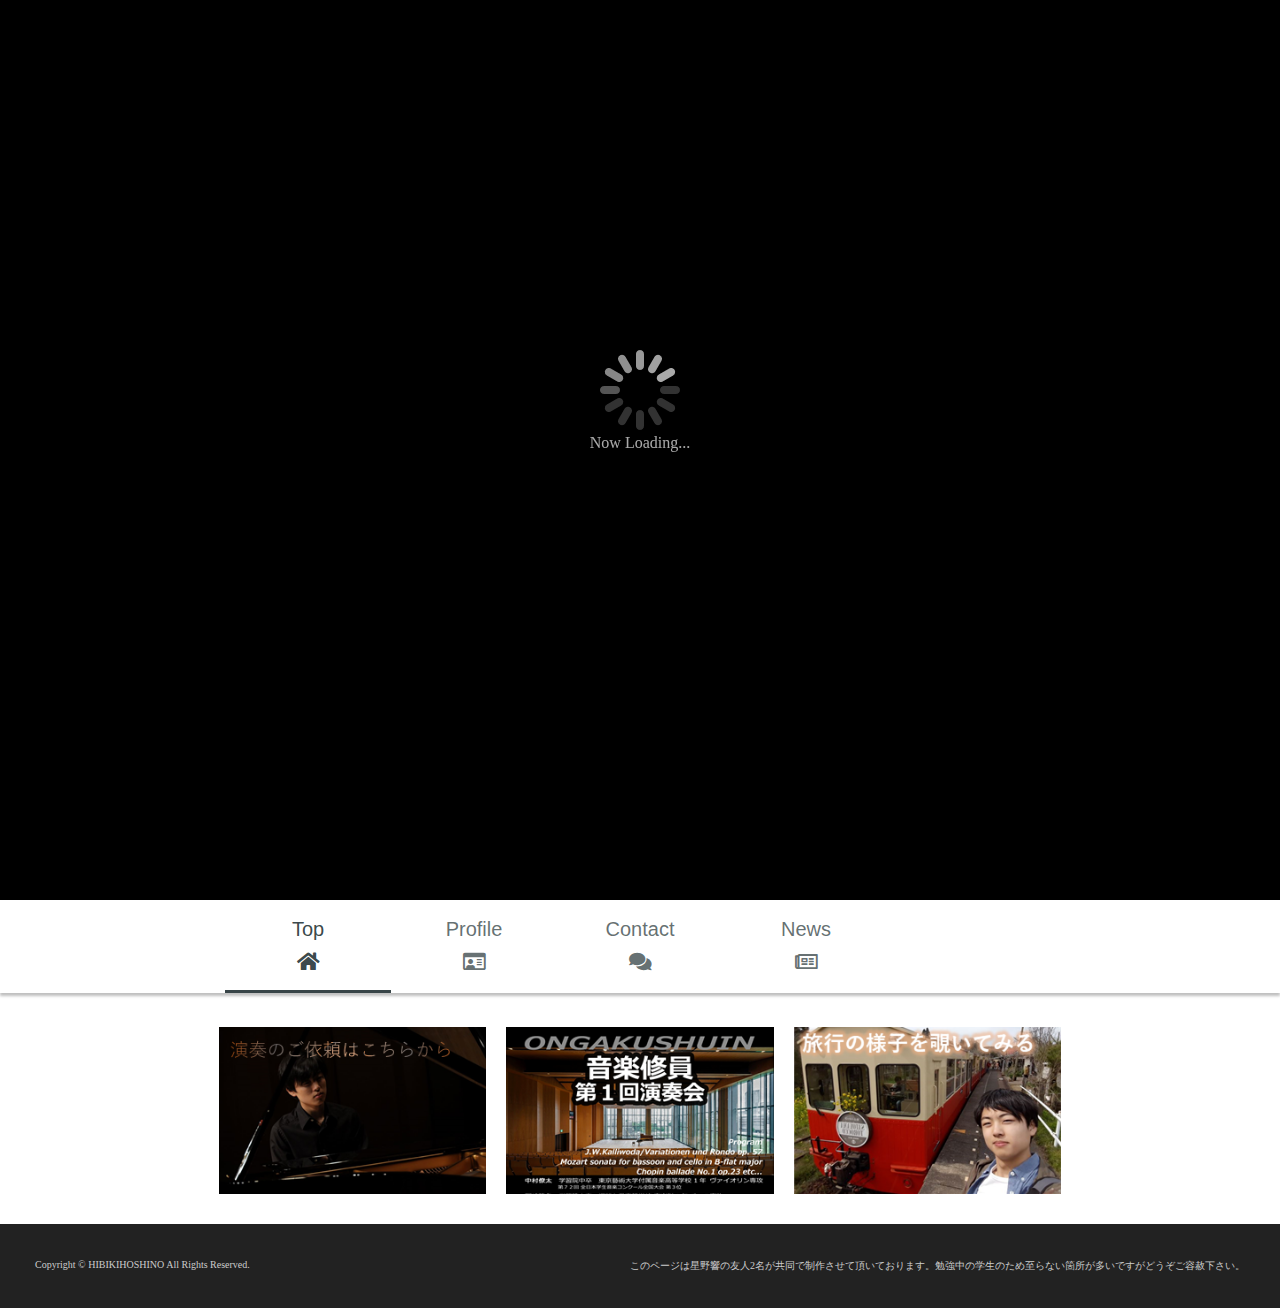
<file: index.html>
<!DOCTYPE html PUBLIC "-//W3C//DTD HTML 4.01//EN"
       "http://www.w3.org/TR/html4/strict.dtd">
<html lang="ja">
  <head>
    
    <meta charset="utf-8">
    <meta name="theme-color" content="#0f0f0f">
    <meta name="viewport" content="width=device-width,initial-scale=1.0,minimum-scale=1.0">
    <title>ピアニスト星野響ホームページ</title>
    <!-- Google Analytics -->
    <meta name="google-site-verification" content="K7r1I93-qvc2_SBGu4Gy92cmImpzqQx-JltgiIzoflY" />
    <meta name="description" content="ピアニスト星野響の公式ホームページです。">
    <link rel="preconnect" href="https://fonts.googleapis.com">
    <link rel="preconnect" href="https://fonts.gstatic.com" crossorigin>
    <link href="https://fonts.googleapis.com/css2?family=Noto+Serif+JP&display=swap" rel="stylesheet">
    <!--font-awesome-->
    <link href="https://use.fontawesome.com/releases/v5.6.1/css/all.css" rel="stylesheet">
    <!--jQuery-->
    <script src="https://ajax.googleapis.com/ajax/libs/jquery/2.1.4/jquery.min.js"></script>
    
    <meta name="viewport" content="width=device-width,">
    <script src="./index/index.js"></script>
    <!-- Global site tag (gtag.js) - Google Analytics -->
<script async src="https://www.googletagmanager.com/gtag/js?id=G-7HFHKE4F9K"></script>
<script>
  window.dataLayer = window.dataLayer || [];
  function gtag(){dataLayer.push(arguments);}
  gtag('js', new Date());

  gtag('config', 'G-7HFHKE4F9K');
</script>

    <link rel="stylesheet" type="text/css"  href="./index/index.css"/>
    <link rel="stylesheet" type="text/css"  href="./index/index_mobile.css"/>
  </head>
  
  <body>
    <div class = "filter"></div>
    <div class="openbtn"><span></span><span></span><span></span></div>
    <div id="loader-bg">
      <div id="loader">
        <img src="./index/img-loading.gif" width="80" height="80" alt="Now Loading..." />
        <p>Now Loading...</p>
      </div>
    </div>

    <div class="wrap">
      <div class="btn-wrapper">
        
        <a href="https://www.youtube.com/channel/UCMbk0rM3z9e-W5WjfI8Qr4w" class="btn youtube" target="_blank" rel="noopener noreferrer">
          <span class="fab fa-youtube fa-3x"></span>
        </a>
        
        <a href="https://timeline.line.me/user/_dTRubfotYx9R7YyNOg8shv1bqO9xmu22Sjr7xB4?utm_medium=windows&utm_source=desktop&utm_campaign=OA_Profile" class="btn" target="_blank" rel="noopener noreferrer">
          <span class="fab fa-line fa-3x "></span>
        </a>
        <a href="https://twitter.com/musicbicky" class="btn" target="_blank" rel="noopener noreferrer">
          <span class="fab fa-twitter fa-3x "></span>
        </a>
        <a href="https://www.instagram.com/bickyhoshino/" class="btn" target="_blank" rel="noopener noreferrer">
          <span class="fab fa-instagram fa-3x"></span>
        </a>

      
        
      </div>
      <div class="lines-box">
        <div id="firstLine">
          <hr>
        </div>
        <div id="secondLine">
          <hr>
        </div>
        <div id="thirdLine">
          <hr>
        </div>
        <div id="fourthLine">
          <hr>
        </div>
        <div id="fifthLine">
          <hr>
        </div>
      </div>

      <div class="top-wrapper">
        <div class="top-wrapper-box">

          <div class="bicky-left-wrapper" id="center">
             
              

            <div class="bicky-left-wrapper-contents">
              <div class="texts">
                <p id='name'>星野響</h1>
                <p>Hibiki Hosino</p>
                <a>Official Site </a>
              </div>
              <div class="lines-box-mobile">
                <div id="firstLine">
                  <hr>
                </div>
                <div id="secondLine">
                  <hr>
                </div>
                <div id="thirdLine">
                  <hr>
                </div>
                <div id="fourthLine">
                  <hr>
                </div>
                <div id="fifthLine">
                  <hr>
                </div>
              </div>
            </div>
          </div>
          
          <div class="bicly-right-wrapper">
            
            
            <div class="container">
              <h1>星野響</h1>
              <p>Hibiki Hosino</p>
              <a>Official Site </a>
            </div> 

            
          </div>

          <div class= "clear"></div>

        </div>
      </div>

      

      </div>    
      <div class="menu">
      <div class="menu-box">
          <a href="./index.html" class="now"> <p>Top</p> <span class="fas fa-home icon"></span> </a>
          <a href="../profile/profile.html" > <p>Profile</p> <span class="far fa-id-card icon" ></span> </a>
          <a href="../contact/contact.html" ><p>Contact</p> <span class="fa fa-comments icon"></span> </a>
          <a href="../news/news.html"> <p>News</p> <span class="far fa-newspaper icon"></span> </a>
      </div> 
      </div>
      <div class="side-menu">
        <div class = "side-menu-top"></div>
        <div class="side-menu-box">
          <a href="./index.html" class="now side"> <p>Top</p> <span class="fas fa-home icon"></span> </a>
          <a href="../profile/profile.html" > <p>Profile</p> <span class="far fa-id-card icon"></span> </a>
          <a href="../contact/contact.html"><p>Contact</p> <span class="fa fa-comments icon"></span> </a>
          <a href="../news/news.html"> <p>News</p> <span class="far fa-newspaper icon"></span> </a>
        </div>
      </div>


      <div class="add-contents">
      <div class="contents-box">
        <a href="../contact/contact.html" target="_blank" rel="noopener noreferrer"><img src="./index/irai_photo.png" class="contents bansou" ></a> 
        <a href="https://ongakushuin2021.stores.jp//" target="_blank" rel="noopener noreferrer"><img src="./index/ongakusyuin_photo.PNG" class="contents ongakusyuuinn"></a>

       <!-- <a href="https://www.youtube.com/channel/UCMbk0rM3z9e-W5WjfI8Qr4w/videos?view=0&sort=dd&shelf_id=0" target="_blank" rel="noopener noreferrer"><img src="BickyMusicStudio.png" class="contents youtube"></a>-->

  
        <a href="https://instagram.com/bickytravel?r=nametag" target="_blank" rel="noopener noreferrer"><img src="./index/trip_photo.PNG" class="contents ryokou"></a>
      </div>  
      </div>
      
      <footer>
        <p class ="copyright">Copyright © HIBIKIHOSHINO All Rights Reserved.</p>
        <p>このページは星野響の友人2名が共同で制作させて頂いております。勉強中の学生のため至らない箇所が多いですがどうぞご容赦下さい。</p>
      </footer>
    </div>
  </body>  
      
      
   
</html>
</file>
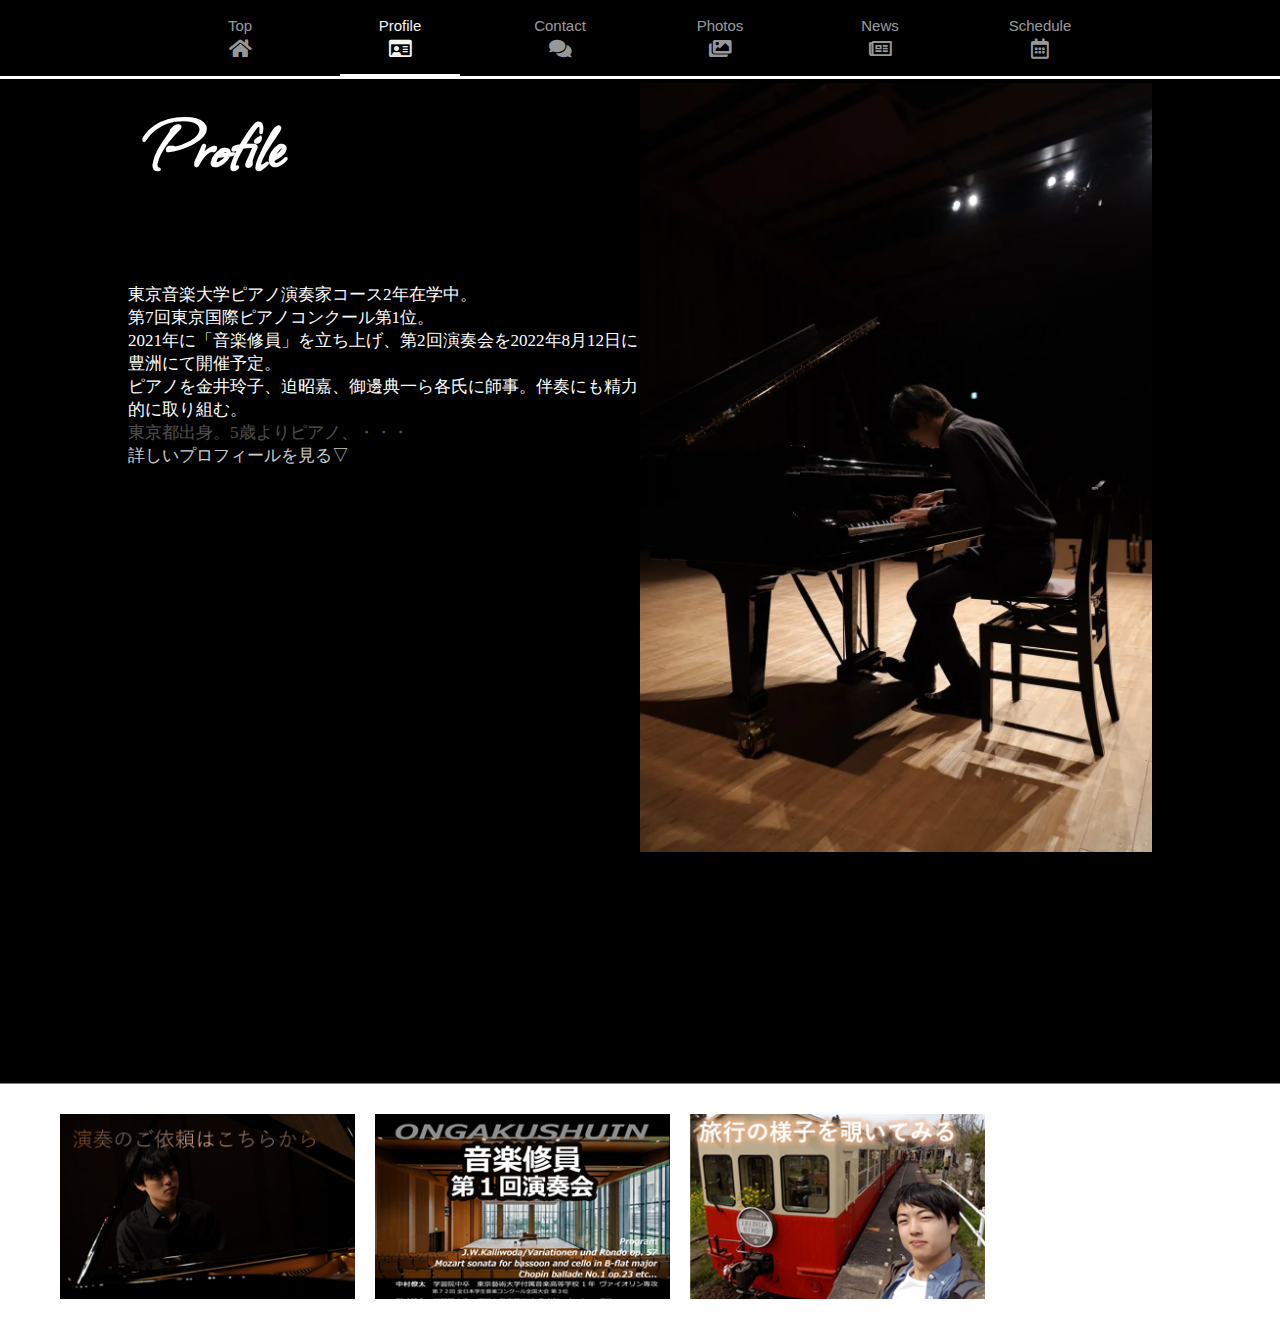
<file: profile.html>
<!DOCTYPE html>
<html lang="en">
<head>
    <meta charset="UTF-8">
    <meta http-equiv="X-UA-Compatible" content="IE=edge">
    <meta name="viewport" content="width=device-width">
    <title>profile | ピアニスト星野響ホームページ</title>
    <meta name="google-site-verification" content="K7r1I93-qvc2_SBGu4Gy92cmImpzqQx-JltgiIzoflY" />
    <link rel="stylesheet" href="profile.css">
    <link rel="stylesheet" href="stylesheet_mobile.profile.css">
    <link rel="preconnect" href="https://fonts.googleapis.com">
    <link href="https://use.fontawesome.com/releases/v5.6.1/css/all.css" rel="stylesheet">
<link rel="preconnect" href="https://fonts.gstatic.com" crossorigin>
<link href="https://fonts.googleapis.com/css2?family=Allison&display=swap" rel="stylesheet">
    <script src="https://ajax.googleapis.com/ajax/libs/jquery/3.6.0/jquery.min.js"></script>
    <script src="profile.js"></script>
</head>
<body>
  <div class="openbtn"><span></span><span></span><span></span></div>
    <div class="menu">
        <div class="menu-box">
            <a href="./index.html"> <p>Top</p> <span class="fas fa-home icon"></span> </a>
            <a href="./profile.html"  class="now"> <p>Profile</p> <span class="far fa-id-card icon" ></span> </a>
            <a href="./contact.html" ><p>Contact</p> <span class="fa fa-comments icon"></span> </a>
            <a href="./photo.html" > <p>Photos</p> <span class="fas fa-images icon"></span> </a>
            <a href="./news.html"> <p>News</p> <span class="far fa-newspaper icon"></span> </a>
            <a href="./schedule.html" > <p>Schedule</p> <span class="far fa-calendar-alt icon"></span> </a>
           
        </div> 
    </div>
    <div class="side-menu">
        <div class="side-menu-top">
          <p class="side-menu-text">
            <span class="fas fa-caret-left close-icon"></span>
          
          </p>
        </div>
        
        <div class="side-menu-box">
          <a href="./index.html" > <p>Top</p> <span class="fas fa-home icon"></span> </a>
          <a href="./profile.html" class="now side"> <p>Profile</p> <span class="far fa-id-card icon"></span> </a>
          <a href="./contact.html" ><p>Contact</p> <span class="fa fa-comments icon"></span> </a>
          <a href="./photo.html" > <p>Photos</p> <span class="fas fa-images icon"></span> </a>
          <a href="./news.html"> <p>News</p> <span class="far fa-newspaper icon"></span> </a>
          <a href="./schedule.html" > <p>Schedule</p> <span class="far fa-calendar-alt icon"></span> </a>
        </div>
    </div>

    
    
   <!-- <hr>-->
    <div class="detail">
    
       <div class="profile-section">     
        <div class="profile">
         <div class="profile-header">
        <h1>Profile</h1>
       
        </div> 
        <img src="profile_new (5).webp" class="profile-photo">
        </div>
        <div class="main-section">
          <a class="main-sentence">東京音楽大学ピアノ演奏家コース2年在学中。<br>
              第7回東京国際ピアノコンクール第1位。<br>2021年に「音楽修員」を立ち上げ、第2回演奏会を2022年8月12日に豊洲にて開催予定。
              
              <br>ピアノを金井玲子、迫昭嘉、御邊典一ら各氏に師事。伴奏にも精力的に取り組む。<span class="bokashi"><br>東京都出身。5歳よりピアノ、・・・</span> <span class="detail-open-btn"><br>詳しいプロフィールを見る▽</span></a>
            </div>
        <div class="detail-section">
          <p>　東京都出身。5歳よりピアノ、ヴァイオリン、箏をはじめる。<br>

            　第7回東京国際ピアノコンクール第1位。第6回日本バッハコンクール銀賞。第1回全日本ピアノコンクール、第30回日本クラシック音楽コンクール入賞など。これまでに菅谷京子、秋山徹也、金井玲子、迫昭嘉、御邊典一の各氏に、ソルフェージュを山中千佳子、秋山徹也各氏に師事。
            現在東京音楽大学ピアノ演奏家コース2年在学中。<br>
              ヴァイオリン・チェロなど弦楽器、声楽およびフルート・ファゴット・ホルンなど管楽器のコンクールやコンサートの伴奏、合唱伴奏や入学式・卒業式、結婚式、就任パーティーなど式典での演奏活動も意欲的に行ってきてきる。<br>
            
         
            　ヴァイオリンは5歳より宮沢香代子氏に師事。アンサンブル活動としては、幼児期より山形淳子氏、鈴木 香氏主宰のみなとジュニアアンサンブルメンバー、大田区アプリコアカデミーオーケストラに参加。学習院中高時代は弦楽同好会、ジュニアオーケストラ、ユースフィルハーモニックにてピアノ伴奏、ヴァイオリン、ヴィオラを担当した。現在は東京音大学生有志オーケストラ、早稲田大学フィルハーモニー管絃楽団メンバー。目白フィルハーモニー管弦楽団などにも参加。<br>
            
            　箏（生田流）は5歳より祖母、星野文伸加より手ほどきを受け、人間国宝二代目米川文子氏に師事。NHK Eテレにっぽんの芸能に出演。
            現在、東京音楽大学にて現代箏曲を中心に滝田美智子氏に学んでいる。<br>
            
            　2020年度学習院高等科管弦楽、コーラス部およびブロックフレーテアンサンブル部による大合同オーケストラでオリンピックを題材にしたメドレーを編曲及び指揮したことをきっかけに編曲活動を開始。現在piascore (<a href = "https://store.piascore.com" target = "blank">https://store.piascore.com</a>)で発売をはじめている。<br>
            
            　近年のコロナ禍をうけyoutubeチャンネルbicky music studioを開始。jpopをはじめとしてクラシック、邦楽の垣根のない幅広い音楽を身近に感じてもらえるような活動をしたいと考えている。<br>
            
            　2021年には音楽団体「音楽修員」(<a href = "https://ongakushuin2021.stores.jp/" target = "blank">https://ongakushuin2021.stores.jp/</a>)を立ち上げ、代表となる。2021年8月10日に豊洲シビックセンターホールで第1回演奏会を企画し開催した。第2回演奏会は2022年8月12日に同ホールにて開催予定。<br>
                
          
                <a class="detail-close-btn">もとに戻す△</a>
              </div>
        </div> si 
  

        <div class="photo">
     
           </div>
    
    </div> 
<body>
<div class="add-contents">
    <div class="contents-box">
      <a href="mailto:lucky.bicky.island@gmail.com" target="_blank" rel="noopener noreferrer"><img src="bicky.webp" class="contents" ></a> 
      <a href="https://ongakushuin2021.stores.jp//" target="_blank" rel="noopener noreferrer"><img src="ongakusyuin.webp" class="contents"></a>
      <!--
      <a href="https://www.youtube.com/channel/UCMbk0rM3z9e-W5WjfI8Qr4w/videos?view=0&sort=dd&shelf_id=0" target="_blank" rel="noopener noreferrer"><img src="youtube_photo_profile.png" class="contents"></a>
      -->
      <a href="https://instagram.com/bickytravel?r=nametag" target="_blank" rel="noopener noreferrer"><img src="trip_photo.webp" class="contents"></a>
    </div>  
  </div>
</body>
</file>
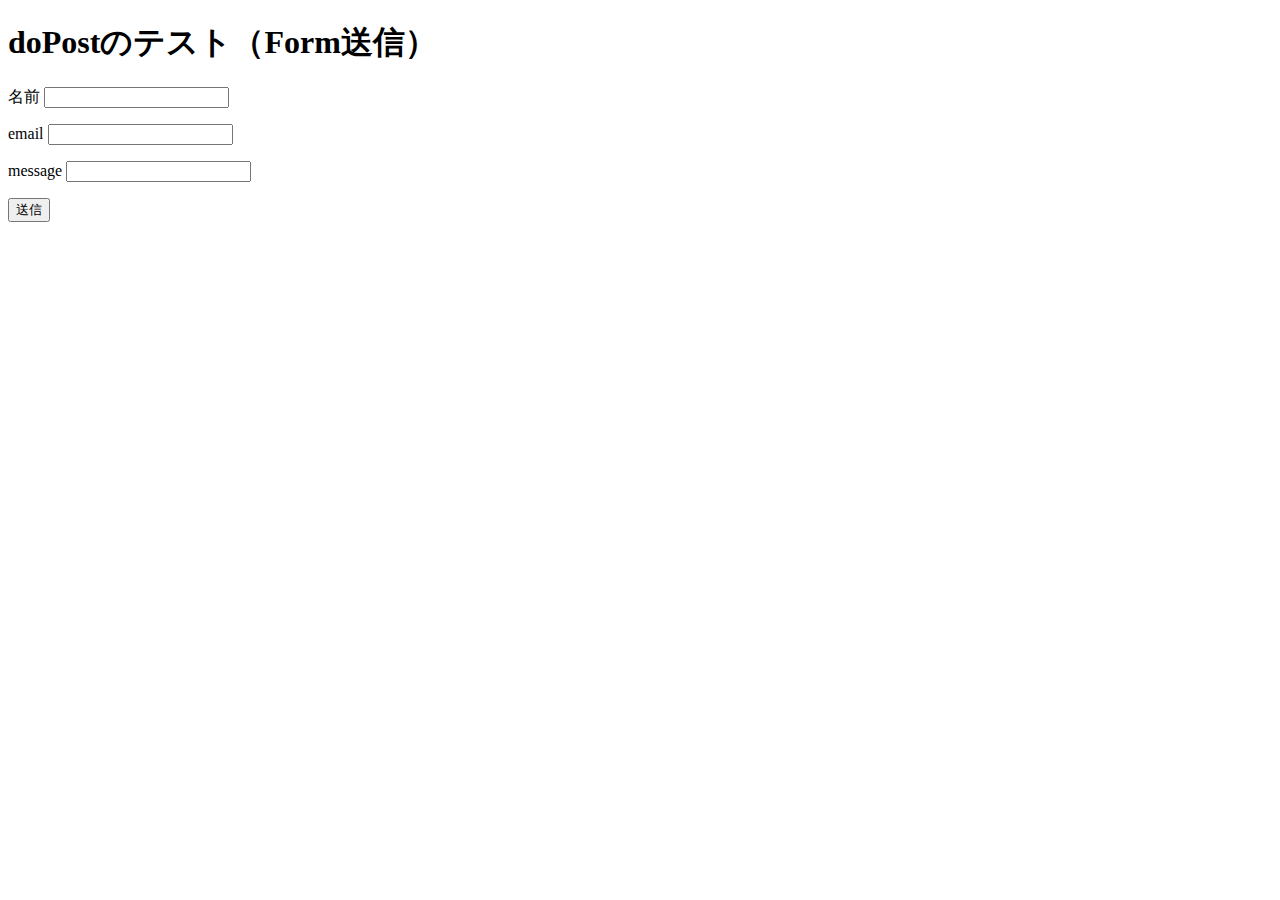
<file: sendMailTest.html>
<!DOCTYPE html>
<head>
  <meta charset="UTF-8">
  <title>doPostのテスト</title>
</head>
<body>
  <h1>doPostのテスト（Form送信）</h1>
  <form method="post" action="
  https://script.google.com/macros/s/AKfycbw7qQlD8xtxFXmgLs9BgaxkdGzsRDnYNVPus7GTXGuQ8dQFp858Y8rxyx1JTvn0Zkxj/exec
  ">
    <p>
      <label>名前 <input type="text" name="name"></label>
    </p>
    <p>
      <label>email <input type="text" name="email"></label>
    </p>
    <p>
      <label>message <input type="text" name="message"></label>
    </p>
    <p>
      <input type="submit" value="送信">
    </p>
  </form>
</body>
</html>


<!--
<!DOCTYPE html>
<!DOCTYPE html>
<html lang="en">
<head>
    <meta charset="UTF-8">
    <script src="https://code.jquery.com/jquery-3.4.1.min.js" integrity="sha256-CSXorXvZcTkaix6Yvo6HppcZGetbYMGWSFlBw8HfCJo=" crossorigin="anonymous"></script>
    <script src="./sendMailTest.js"></script>
    <title>Contact</title>
</head>
<body>
    <input name="name" id="name" type="text" onkeyup='window.contact.checkValidation()' placeholder="name" >
    <input name="email" id="email" type="email" onkeyup='window.contact.checkValidation()' placeholder="e-mail" >
    <textarea name="message" id="message"  onkeyup='window.contact.checkValidation()' placeholder="message"></textarea>
    <input type="submit" id="submit" name="send" onclick='window.contact.send(this)' value="Send">

</body>
<script>
    $(function() {
        window.contact.checkValidation()
    });
</script>
</html>

-->
</file>
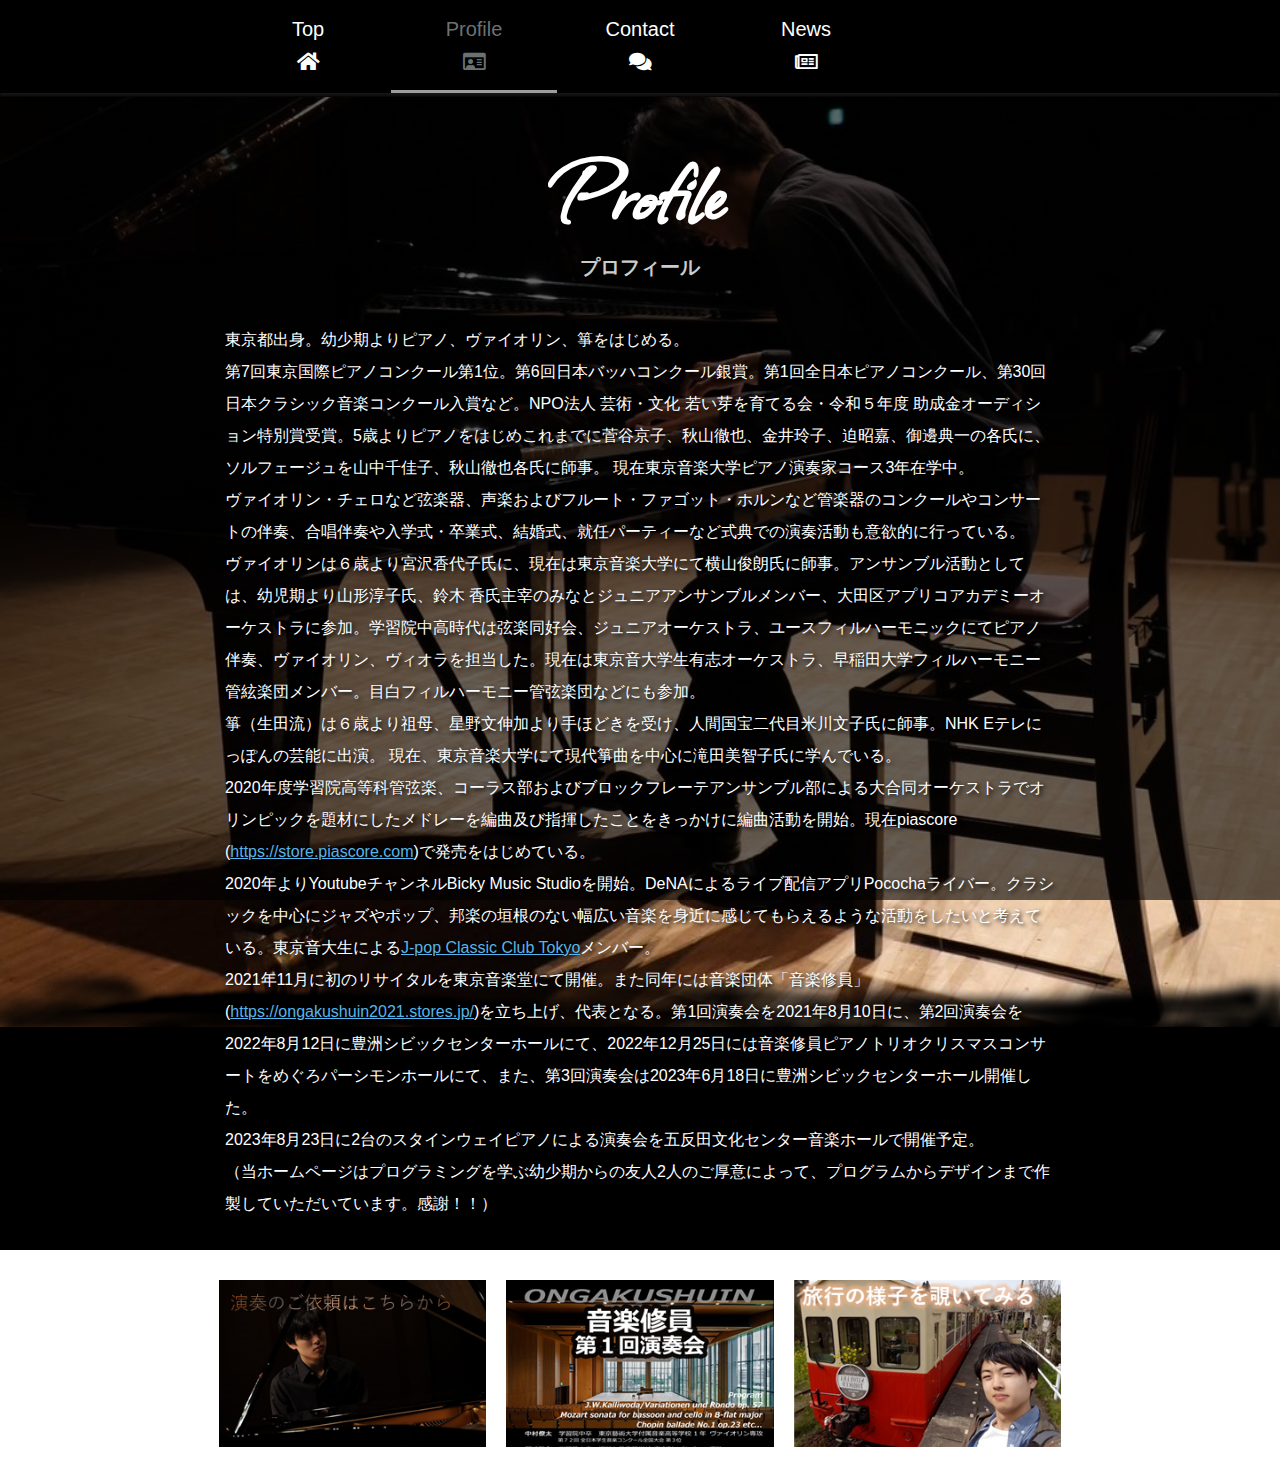
<file: profile/profile.html>
<!DOCTYPE html>
<html lang="en">
<head>
    <meta charset="UTF-8">
    <meta http-equiv="X-UA-Compatible" content="IE=edge">
    <meta name="viewport" content="width=device-width">
    <title>profile | ピアニスト星野響ホームページ</title>
    <meta name="google-site-verification" content="K7r1I93-qvc2_SBGu4Gy92cmImpzqQx-JltgiIzoflY" />
    <link rel="stylesheet" href="profile.css">
    <link rel="stylesheet" href="profile_mobile.css">
    <link rel="preconnect" href="https://fonts.googleapis.com">
    <link href="https://use.fontawesome.com/releases/v5.6.1/css/all.css" rel="stylesheet">
    <link rel="preconnect" href="https://fonts.gstatic.com" crossorigin>
    <link href="https://fonts.googleapis.com/css2?family=Allison&display=swap" rel="stylesheet">
    <script src="https://ajax.googleapis.com/ajax/libs/jquery/3.6.0/jquery.min.js"></script>
    <script src="profile.js"></script>
</head>
<body>
  <div class="openbtn"><span></span><span></span><span></span></div>
  <div class="menu">
      <div class="menu-box">
          <a href="../index.html"> <p>Top</p> <span class="fas fa-home icon"></span> </a>
          <a href="../profile/profile.html"  class="now"> <p>Profile</p> <span class="far fa-id-card icon" ></span> </a>
          <a href="../contact/contact.html" ><p>Contact</p> <span class="fa fa-comments icon"></span> </a>
          <a href="../news/news.html"> <p>News</p> <span class="far fa-newspaper icon"></span> </a>
          
      </div> 
  </div>
  <div class="side-menu">
      <div class="side-menu-top">
      </div>
      
      <div class="side-menu-box">
        <a href="../index.html" > <p>Top</p> <span class="fas fa-home icon"></span> </a>
        <a href="../profile/profile.html" class="now side"> <p>Profile</p> <span class="far fa-id-card icon"></span> </a>
        <a href="../contact/contact.html" ><p>Contact</p> <span class="fa fa-comments icon"></span> </a>
        <a href="../news/news.html"> <p>News</p> <span class="far fa-newspaper icon"></span> </a>
      </div>
  </div>

    
    
  <!-- <hr>-->
  <div class="detail">
  
    <div class="profile-section">     
      <div class="profile">
        <h1>Profile</h1>
        <h6>プロフィール</h6>
        <img src="mobile_profile_photo.png" class="profile-photo">
      </div>
      <div class="detail-section">
        <h4>星野響</h4>
        <p>東京都出身。幼少期よりピアノ、ヴァイオリン、箏をはじめる。<br>

          第7回東京国際ピアノコンクール第1位。第6回日本バッハコンクール銀賞。第1回全日本ピアノコンクール、第30回日本クラシック音楽コンクール入賞など。NPO法人 芸術・文化 若い芽を育てる会・令和５年度 助成金オーディション特別賞受賞。5歳よりピアノをはじめこれまでに菅谷京子、秋山徹也、金井玲子、迫昭嘉、御邊典一の各氏に、ソルフェージュを山中千佳子、秋山徹也各氏に師事。
          現在東京音楽大学ピアノ演奏家コース3年在学中。<br>
            ヴァイオリン・チェロなど弦楽器、声楽およびフルート・ファゴット・ホルンなど管楽器のコンクールやコンサートの伴奏、合唱伴奏や入学式・卒業式、結婚式、就任パーティーなど式典での演奏活動も意欲的に行っている。<br>
          
        
          ヴァイオリンは６歳より宮沢香代子氏に、現在は東京音楽大学にて横山俊朗氏に師事。アンサンブル活動としては、幼児期より山形淳子氏、鈴木 香氏主宰のみなとジュニアアンサンブルメンバー、大田区アプリコアカデミーオーケストラに参加。学習院中高時代は弦楽同好会、ジュニアオーケストラ、ユースフィルハーモニックにてピアノ伴奏、ヴァイオリン、ヴィオラを担当した。現在は東京音大学生有志オーケストラ、早稲田大学フィルハーモニー管絃楽団メンバー。目白フィルハーモニー管弦楽団などにも参加。<br>
          
          箏（生田流）は６歳より祖母、星野文伸加より手ほどきを受け、人間国宝二代目米川文子氏に師事。NHK Eテレにっぽんの芸能に出演。
          現在、東京音楽大学にて現代箏曲を中心に滝田美智子氏に学んでいる。<br>
          
          2020年度学習院高等科管弦楽、コーラス部およびブロックフレーテアンサンブル部による大合同オーケストラでオリンピックを題材にしたメドレーを編曲及び指揮したことをきっかけに編曲活動を開始。現在piascore (<a href = "https://store.piascore.com" target = "blank">https://store.piascore.com</a>)で発売をはじめている。<br>
          
          2020年よりYoutubeチャンネルBicky Music Studioを開始。DeNAによるライブ配信アプリPocochaライバー。クラシックを中心にジャズやポップ、邦楽の垣根のない幅広い音楽を身近に感じてもらえるような活動をしたいと考えている。東京音大生による<a href = "https://www.youtube.com/channel/UCHjkQWftTSqrW_Spr-xQ-gw" target = "blank">J-pop Classic Club Tokyo</a>メンバー。<br>
          
          2021年11月に初のリサイタルを東京音楽堂にて開催。また同年には音楽団体「音楽修員」(<a href = "https://ongakushuin2021.stores.jp/" target = "blank">https://ongakushuin2021.stores.jp/</a>)を立ち上げ、代表となる。第1回演奏会を2021年8月10日に、第2回演奏会を2022年8月12日に豊洲シビックセンターホールにて、2022年12月25日には音楽修員ピアノトリオクリスマスコンサートをめぐろパーシモンホールにて、また、第3回演奏会は2023年6月18日に豊洲シビックセンターホール開催した。<br>
          2023年8月23日に2台のスタインウェイピアノによる演奏会を五反田文化センター音楽ホールで開催予定。<br>
        
            （当ホームページはプログラミングを学ぶ幼少期からの友人2人のご厚意によって、プログラムからデザインまで作製していただいています。感謝！！）<br>
          </p>       
        <!--
        <a class="detail-close-btn">もとに戻す△</a>
        -->
      </div>

      <div class="photo">
      </div>

    </div>
  </div> 
  
  
    

  <div class="add-contents">
      <div class="contents-box">
        <a href="mailto:lucky.bicky.island@gmail.com" target="_blank" rel="noopener noreferrer"><img src="../index/irai_photo.png" class="contents" ></a> 
        <a href="https://ongakushuin2021.stores.jp//" target="_blank" rel="noopener noreferrer"><img src="../index/ongakusyuin_photo.PNG" class="contents"></a>
        <!--
        <a href="https://www.youtube.com/channel/UCMbk0rM3z9e-W5WjfI8Qr4w/videos?view=0&sort=dd&shelf_id=0" target="_blank" rel="noopener noreferrer"><img src="youtube_photo_profile.png" class="contents"></a>
        -->
        <a href="https://instagram.com/bickytravel?r=nametag" target="_blank" rel="noopener noreferrer"><img src="../index/trip_photo.PNG" class="contents"></a>
    </div>  
  </div>
</body>
</file>
<file: index/index.css>
*{
    margin:0px;
    padding:0px;
    box-sizing:border-box;
}

.filter{
    display:none;
    background-color:#9f9f9f;
    width:100%;
    height:100%;
    position:absolute;
    top:0;
    left:0;
    z-index:99;
}
#loader-bg {
    display: none;
    position: fixed;
    width: 100%;
    height: 100%;
    top: 0px;
    left: 0px;
    background: #000;
    z-index: 3;
}
#loader {
    display: none;
    position: fixed;
    top: 50%;
    left: 50%;
    width: 200px;
    height: 200px;
    margin-top: -100px;
    margin-left: -100px;
    text-align: center;
    color: #fff;
    z-index: 4;
}

.filter{
    background-color:#9f9f9f;
    width:100%;
    height:100%;
    position:absolute;
    top:0;
    left:0;
    z-index:99;
}

html,body{
    height:100%;
}
html{
    font-size:100%;
}
.wrap{
    height:100%;
    font-size:100%;
}
.clear{
    clear:left;
    clear:right;
}
.top-wrapper{
    background-color:black;
    height:100%;
}
.top-wrapper-box{
    margin:0 auto;
    
    height:100%;
}

#center{
    background-position-x:center;
}
.bicky-left-wrapper {
    display:inline-block;
    width: 50%;
    height:100%;
    background-image:url("top_photo.JPG") ;
    background-size:80%,80%;
    background-repeat:no-repeat; 
    background-position:center top;
    float:left;
}
.bicky-left-wrapper-contents{
    display:none;
}

.bicly-right-wrapper{
    display:inline-block;
    width:50%;
    height:100%;
    background-color:black;
    float:left;
    
    display: flex;
    justify-content: center; /*左右中央揃え*/
    align-items: center;     /*上下中央揃え*/
  
}

.btn{
    display:inline-block;
    color:white;
    float:right;
    width:25%;
}
.btn :hover{
    color:grey;
}
.btn-wrapper{
    position:absolute;
    top:3vw;
    right:3vw;
    float:right;
    font-size:15px;
    width:21vw;
    background-color:transparent;
   
}

.btn-wrapper a{
    background-color:transparent;
    
}
/*
.youtube{
    font-size:14.5px;
}*/
.lines-box-mobile {
    display:none;
}
.lines-box {
    position:absolute;
    top:76%;
    right:0vw;
    width:50%;
    text-align:right;
    font-size:0px;
}
.lines-box hr{
    display:inline-block;
    margin-top:1.2vw;
    height:0.15vw;
    background-color:white;
}
#firstLine hr{
    width:0%;
}
#secondLine hr{
    width:0%;
    
}
#thirdLine hr{
    width:0%;
    
}
#fourthLine hr{
    width:0%;
    
}
#fifthLine hr{
    width:0%;
    
}


.container{
    text-align:center;
    display:none;
    color:white;
}
.container h1{
    font-family:"Noto Serif JP";
    font-size:7vw;
    
}
.container p{
    font-size:  3.2vw; 
    padding-top:1vw;
}
.container a{
    font-size:2vw;
}





.menu{
    display:inline-block;
      width:100%;
    text-align:center;
    font-size:0px;
    box-shadow: 0 0.2vw 0.2vw hsl(0deg 0% 0% /0.25);
}
.menu-box{
    display:inline-block;
    width:100%;
    max-width:830px;
    text-align:center;
    font-size:0px;
}
.menu a{
    display:inline-block;
    width:20%;
    padding:8px 0px;
    float:left;
    font-size: 20px;
    color:rgba(34, 49, 52, 0.7);
    text-decoration: none;
    font-family:Helvetica;
    text-align:center;
    box-sizing: border-box;
}
.menu p{
    margin:10px 0px;
}
.icon{
    margin-bottom: 10px;
}

.now {
    color:rgba(34, 49, 52, 0.9) !important;
    border-bottom: solid 3px rgba(34, 49, 52, 0.9);
}
.now :hover{
    color:rgba(34, 49, 52, 0.9) !important;
}
.menu :hover{
    color:rgba(34, 49, 52, 0.5);
}

.side-menu {
    display:none;
}


   

.add-contents{
   
    padding:30px 50px;
    position:relative;
    font-size:0px;
    text-align: center;
} 
.contents{
    padding:0px 10px;
    width:33%;
    max-width: 290px;
}
.contents-box{
    display:inline-block;
    /* width:100%; */
}
.contents-box a{
    box-sizing:border-box;
}
footer{
    padding:30px;
    overflow: hidden;
    width:100%;
    background-color: #222222;
}
footer p{
    color: #cccccc;
    font-size:10px;
    float:right;
    padding:5px;
}
.copyright{
    float:left;
}
</file>
<file: index/index_mobile.css>
*{
    box-sizing:border-box;
}
@media all and (max-width:500px){
  /* #name{
    font-size:70px;
    
   } */

}
@media (max-width:770px){
    
    .contents{
        width:50%;
    }
@media all and (max-width: 1000px){
    :root{
        --menu-icon-size:0.3;
    }

    *{
        margin:0px;
        padding:0px;
        box-sizing:border-box;
    }

    .btn-wrapper{
        position:absolute;
        top:87%;
        right:0%;
        width:90%;
        margin:0px 5%;
        background-color:transparent;
        text-align:center;
       
    }
    .btn{
        display:inline-block;
        color:white;
        font-size:18px;
        width:25%;
    }



    
    .menu{
       display:none;
   }
   .side-menu {
    display:none;
    background-color: white;
    width:155px;
    height:100%;
    position:fixed;
    top:0px;
    right:0px;
    text-align: center;
    box-shadow: -1vw -1vw 2vw hsl(0deg 0% 0% /0.25);
    z-index:2;
    }
    .side-menu-top{
        height:20vw;
        width:100%;
        box-shadow: 0.5vw 0.5vw 1vw hsl(0deg 0% 0% /0.25);


    }
    .side-menu-box{
        display:inline-block;
    }
    .close-icon{
        
        font-size: 20px;
    }
    .side-menu-box p:hover{
        color:rgba(34, 49, 52, 0.9) !important;
    }
    .side-menu-box a:hover{
        color:rgba(34, 49, 52, 0.9) !important;
    }


    .side-menu a{
        display:block;
        width:150px;
        padding:10px 0px;
        margin:10px 0px;
        font-size: 20px;
        color:rgba(34, 49, 52, 0.7);
        text-decoration: none;
        font-family:Helvetica;
        text-align:center;
        border-bottom:solid 1px rgb(206, 206, 206);
    }

    
    .side-menu p :hover {
        color:rgba(34, 49, 52, 0.9) !important;
    }


    .now.side{
        color:rgba(34, 49, 52, 0.9) !important;
        border-left: solid 5px rgba(34, 49, 52, 0.9) !important;
        border-bottom:solid 1px rgb(206, 206, 206);
        margin-left:-3px;
    }
    .now.side :hover{
        color:rgba(34, 49, 52, 0.9) !important;
    }
    

  

    .bicky-left-wrapper{
        width:100%;
        background-image:url("top_photo_mobile.png");
        background-position-x:center;
        background-size: 100%,100%;
       
   }
   .bicky-left-wrapper-contents{
       width: 60%;
   }

   .texts{
       margin:0vw 10vw;
   }
   .texts h1{
    font-size: 70px;
   }
   .texts p{
       
}
   .texts a{

   }

   .bicky-left-wrapper-contents{
    /*color: #999;*/
    position:absolute;
    bottom:15%;
    right:0%;
    color:white;
    display:block;
    text-align:center;
    }
    .bicky-left-wrapper-contents h1{
        /*position:absolute;
        top:470px;
        left:240px;
        font-size:60px;*/
        display:inline-block;
        font-size:13vw;

    }
    .bicky-left-wrapper-contents p{
        /*position:absolute;
        top:560px;
        left:250px;
        font-size:25px;*/
        font-size:6vw;
    
        
    }
    #name{
        font-size: 12.6vw;
        font-weight: 600;
        font-family:"Noto Serif JP";
    }
    .bicky-left-wrapper-contents a{
        /*position:absolute;
        top:600px;
        left:250px;
        font-size:25px;*/
        right:10.5vw;
        position: absolute;

        font-size:4vw;
    
        
        
        
    }
    
   .lines-box hr{
       display:none;
   }
   .lines-box-mobile {
        margin-top:3vw;
        display:block;
        right:0vw;
        width:100%;
        text-align:right;
        font-size:0px;
    }
    .lines-box-mobile hr{
        display:inline-block;
        margin-top:1.9vw;
        height:0.4vw;
        background-color:white;
    }
    #firstLine hr{
        width:0%;
    }
    #secondLine hr{
        width:0%;
        
    }
    #thirdLine hr{
        width:0%;
        
    }
    #fourthLine hr{
        width:0%;
        
    }
    #fifthLine hr{
        width:0%;
        
    }
    
    
    
    
       
    
    .add-contents{
       
        padding:30px 50px;
       
    } 
    .contents{
        padding:20px 10px;
        width:100%
        
    }
    .contents-box a{
        width:25%;
        box-sizing:border-box;
    }
    
    .bicly-right-wrapper{

    display:none;
    }
    .btn-wrapper{
        display:block;
        z-index:2;
    }
   
    

    .add-contents{
       position:relative;
    }
    .contents-box{
        
      
    }
    .bar-icon2{
     font-size:30px;
    }
   
    

    /*==================================================
    　5-2-4 MENUがCLOSEに
    ===================================*/

    /*ボタン外側※レイアウトによってpositionや形状は適宜変更してください*/
    .openbtn{
        /*ボタン内側の基点となるためrelativeを指定。
    追従するナビゲーションの場合はfixed＋top、rightといった位置をセットで指定*/
        position: fixed;
        top: calc(10vw * var(--menu-icon-size));
        right:calc(10vw * var(--menu-icon-size));
        background:none;
        cursor: pointer;
        width: calc(50vw * var(--menu-icon-size));
        height:calc(50vw * var(--menu-icon-size));
        border-radius: calc(5vw * var(--menu-icon-size));
        z-index:3;
    }

    /*ボタン内側*/
    .openbtn span{
        display: inline-block;
        transition: all .4s;/*アニメーションの設定*/
        
        position: absolute;
        left: calc(5vw * var(--menu-icon-size));
        height: calc(3vw * var(--menu-icon-size));
        background: #fff;
        width: 70%;
    }


    .openbtn span:nth-of-type(1) {
        top:calc(13vw * var(--menu-icon-size));
    }

    .openbtn span:nth-of-type(2) {
        top:calc(25vw * var(--menu-icon-size));
    }

    .openbtn span:nth-of-type(3) {
        top:calc(37vw * var(--menu-icon-size));
    }

    .openbtn span:nth-of-type(3)::after {
        /*content:"Menu";/*3つ目の要素のafterにMenu表示を指定*/
        position: absolute;
        top:calc(5vw * var(--menu-icon-size));
        left:calc(-2vw * var(--menu-icon-size));
        color: #fff;
        font-size: calc(0.6rem * var(--menu-icon-size));
        text-transform: uppercase;
    }

    /*activeクラスが付与されると線が回転して×になり、Menu⇒Closeに変更*/

    .openbtn.active span:nth-of-type(1) {
        top: calc(16vw * var(--menu-icon-size));
        left: calc(11vw * var(--menu-icon-size));
        transform: translateY(calc(6vw * var(--menu-icon-size))) rotate(-45deg);
        width: 60%;
        background-color:black;
    }

    .openbtn.active span:nth-of-type(2) {
        opacity: 0;
    }

    .openbtn.active span:nth-of-type(3){
        top: calc(28vw * var(--menu-icon-size));
        left: calc(11vw * var(--menu-icon-size));
        transform: translateY(calc(-6vw * var(--menu-icon-size))) rotate(45deg);
        width: 60%;
        background-color:black;
    }

    .openbtn.active span:nth-of-type(3)::after {
        /*content:"Close";/*3つ目の要素のafterにClose表示を指定*/
        transform: translateY(0) rotate(-45deg);
        top:calc(5vw * var(--menu-icon-size));
        left:calc(4vw * var(--menu-icon-size));
    }
    
    footer p{
        padding:5px;
    }

}
</file>
<file: profile.css>
*{
  padding: 0px;
  margin: 0px;
}

body{
  width: 100vw;
  height: 100vh;
  color: white;
  background-color: black;
 font-family: Serif、Script;
}
.side-menu {
  display:none;
  
}


.menu{
  display:inline-block;
  background-color: black;
  width:100%;
  height: 8%;
  min-height: 76px;
  text-align:center;
  font-size:0px;
  border-bottom: solid 3px white;
  overflow: hidden;
}
.menu-box{
  display:inline-block;
  width:100%;
  height: 100%;
  max-width:1000px;
  text-align:center;
  font-size:0px;
}
.menu a{
  display:inline-block;
  width:12%;
  margin-left: 4%;
  height: 100%;
  padding-top:0.1%;
  float:left;
  font-size: 20px;
  color:rgba(255, 255, 255, 0.61);
  text-decoration: none;
  font-family:Helvetica;
  text-align:center;
  box-sizing: border-box;
  
}
.menu p{
  font-size: 15px;
  margin-top:13%;
 
}
.icon{
  margin-top: 5px;
}

.now {
  color:whitesmoke !important;
  padding-bottom: 0px!important;
  border-bottom: solid 2px white;
}
.now :hover{
  color:white !important;
}
.menu :hover{
  color:white ;
}
.menu-icon{
  display: none;
}
hr{
width: 100%;

}
.detail{
  width: 80%;
  height: 1000px;
  position: relative;
  display: flex;
  margin-top: 0px;
  background-color: black;
  padding-right: 10%;
  padding-left: 10%;
}
.profile-section{
  width: 50%;
}
.profile{
  width: 50%;
  position: absolute;
  
  font-size: 20px;
 
}
.profile h1{
  padding-left:20px;
  padding-top:10px;
  padding-bottom:10px;
  font-size: 80px;
  font-family: 'Allison', cursive;
}
.profile-photo{
  display:none;
}
.main-sentence{
  width: 40%;
  position: absolute;
  top: 200px;
  font-size: 17px;
  word-wrap: break-word;
  overflow-wrap: break-word;
  
}
.detail-section{
  min-width: 375px;
  width: 40%;
  display: none;
  position: absolute;
  font-size: 17px;
  line-height: 25px;
  top: 123px;
  word-wrap: break-word;
  overflow-wrap: break-word;
 
}
#piascore{
  color: silver;
}
.photo{
  position: absolute;
  min-width: 375px;
  
  width: 50%;
  height: 800px;
  background-image: url("profile_new.webp");
  background-size: 80%,80%;
  background-repeat: no-repeat;
  right: 0%;
}
.bokashi{
  opacity: 0.3;
}
.detail-close-btn{
  opacity: 0.8;
}
.detail-open-btn{
  opacity: 0.8;  
}
.add-contents{
 background-color: white;
  padding:30px 50px;
  position:relative;
  font-size:0px;
  border-top: 1px solid gray;
} 
.contents{
  padding:0px 10px;
  width:25%;
}
.contents-box{
  width:100%;
}
.contents-box a{
  box-sizing:border-box;
}
</file>
<file: stylesheet_mobile.profile.css>
@media all and (max-width: 1150px){  
        .detail{
          height: 1500px;
        } 
        /*.detail-section{
         margin-left: 3%;
        }
        .photo{
          margin-right: 5%;
          width:750px ;
        }*/
               
        }

    @media all and (max-width: 750px){
      :root{
          --menu-icon-size:0.3;
      }
      *{
          margin:0px;
          padding:0px;
          box-sizing:border-box;
      }
    
  
  
      /*こっからmenu*/
      .menu{
          display:none;
      }
      .side-menu {
       display:none;
       background-color: white;
       width:155px;
       height:100%;
       position: fixed;
       top:0px;
       right:0px!important;
       text-align: center;
       box-shadow: -1vw -1vw 2vw hsl(0deg 0% 0% /0.25);
       z-index:2;
       }
       .side-menu-top{
           height:20vw;
           width:100%;
           box-shadow: 0.5vw 0.5vw 1vw hsl(0deg 0% 0% /0.25);
   
   
       }
       .side-menu-box{
           display:inline-block;
       }
       .close-icon{
           
           font-size: 20px;
       }
       .side-menu-box p:hover{
           color:rgba(34, 49, 52, 0.9) !important;
       }
       .side-menu-box a:hover{
           color:rgba(34, 49, 52, 0.9) !important;
       }
   
   
       .side-menu a{
           display:block;
           width:150px;
           padding:10px 0px;
           margin:10px 0px;
           font-size: 20px;
           color:rgba(34, 49, 52, 0.7);
           text-decoration: none;
           font-family:Helvetica;
           text-align:center;
           border-bottom:solid 1px rgb(206, 206, 206);
       }
   
      
       .side-menu p :hover {
           color:rgba(34, 49, 52, 0.9) !important;
       }
   
   
       .now.side{
           color:rgba(34, 49, 52, 0.9) !important;
           border-left: solid 5px rgba(34, 49, 52, 0.9) !important;
           border-bottom:solid 1px rgb(206, 206, 206);
           margin-left:-3px;
       }
       .now.side :hover{
           color:rgba(34, 49, 52, 0.9) !important;
       }
       /*ここまでmenu*/
  
  
       /*==================================================
      　5-2-4 MENUがCLOSEに
      ===================================*/
  
      /*ボタン外側※レイアウトによってpositionや形状は適宜変更してください*/
      .openbtn{
          /*ボタン内側の基点となるためrelativeを指定。
      追従するナビゲーションの場合はfixed＋top、rightといった位置をセットで指定*/
          position: fixed;
          top: calc(10vw * var(--menu-icon-size));
          right:calc(10vw * var(--menu-icon-size));
          background:none;
          cursor: pointer;
          width: calc(50vw * var(--menu-icon-size));
          height:calc(50vw * var(--menu-icon-size));
          border-radius: calc(5vw * var(--menu-icon-size));
          z-index:3;
      }
  
      /*ボタン内側*/
      .openbtn span{
          display: inline-block;
          transition: all .4s;/*アニメーションの設定*/
          
          position: absolute;
          left: calc(5vw * var(--menu-icon-size));
          height: calc(3vw * var(--menu-icon-size));
          background: #FFF;
          width: 70%;
      }
  
  
      .openbtn span:nth-of-type(1) {
          top:calc(13vw * var(--menu-icon-size));
      }
  
      .openbtn span:nth-of-type(2) {
          top:calc(25vw * var(--menu-icon-size));
      }
  
      .openbtn span:nth-of-type(3) {
          top:calc(37vw * var(--menu-icon-size));
      }
  
      .openbtn span:nth-of-type(3)::after {
          /*content:"Menu";/*3つ目の要素のafterにMenu表示を指定*/
          position: absolute;
          top:calc(5vw * var(--menu-icon-size));
          left:calc(-2vw * var(--menu-icon-size));
          color: #fff;
          font-size: calc(0.6rem * var(--menu-icon-size));
          text-transform: uppercase;
      }
  
      /*activeクラスが付与されると線が回転して×になり、Menu⇒Closeに変更*/
  
      .openbtn.active span:nth-of-type(1) {
          top: calc(16vw * var(--menu-icon-size));
          left: calc(11vw * var(--menu-icon-size));
          transform: translateY(calc(6vw * var(--menu-icon-size))) rotate(-45deg);
          width: 60%;
          background-color:black;
      }
  
      .openbtn.active span:nth-of-type(2) {
          opacity: 0;
      }
  
      .openbtn.active span:nth-of-type(3){
          top: calc(28vw * var(--menu-icon-size));
          left: calc(11vw * var(--menu-icon-size));
          transform: translateY(calc(-6vw * var(--menu-icon-size))) rotate(45deg);
          width: 60%;
          background-color:black;
      }
  
      .openbtn.active span:nth-of-type(3)::after {
          /*content:"Close";/*3つ目の要素のafterにClose表示を指定*/
          transform: translateY(0) rotate(-45deg);
          top:calc(5vw * var(--menu-icon-size));
          left:calc(4vw * var(--menu-icon-size));
      }
      .detail{
          display: block;
          height: 1300px;
          position: relative;
          padding: 0px;
          width: 100%;
         
        }
      .profile{
          width: 100%;
          position: relative;
      }
      .profile-header h1{
          display: flex;
          font-size: 50px;
      }
      .profile-header{
          width: 60%;
      }
      .menu-icon{
         position: absolute;
         top: 10px;
         right: 30px;
        
      }
     
      .profile-photo { 
        position: absolute;  
        display:block;
        width: 100%;
        height: 370px;
       
    } 
    .profile-photo img{
        object-fit: cover;
        height: 370px;
        width: 100%;
    } 
      .profile-section{
          width: 100%;
      }  
      .main-sentence{
          position: absolute;
          width: 90%;
         font-size: 10px;
       
          top: 470px;
          margin-left: 6%;
         margin-right: 2%;
      }
      .detail-section{
        position: absolute;
          width: 90%;
         padding-top: 0px;
        
          top: 470px;
          font-size: 10px;
         margin-left: 6%;
         margin-right: 2%;
      }

      .photo{
          display: none;
      }  
      .add-contents{
   
        padding:30px 50px;
        position:relative;
        font-size:0px;
    } 
    .contents{
        padding:10px 10px;
        width:100%;
    }
    .contents-box{
        width:100%;
    }
    .contents-box a{
        box-sizing:border-box;
    }
   }
</file>
<file: profile/profile.css>
/* こっからテンプレ　　　　　　ーーーーーーーーーーーーーーーーーー */
*{
  margin:0px;
  padding:0px;
  box-sizing:border-box;
}

#loader-bg {
  display: none;
  position: fixed;
  width: 100%;
  height: 100%;
  top: 0px;
  left: 0px;
  background: #000;
  z-index: 3;
}
#loader {
  display: none;
  position: fixed;
  top: 50%;
  left: 50%;
  width: 200px;
  height: 200px;
  margin-top: -100px;
  margin-left: -100px;
  text-align: center;
  color: #fff;
  z-index: 4;
}

html,body{
  height:100%;
}
html{
  background-color: #000;
  font-size:100%;
}
.wrap{
  height:100%;
  font-size:100%;
}
.clear{
  clear:left;
  clear:right;
}
#center{
  background-position-x:center;
}
/* ここまでテンプレ　　　　　　　　　　　　　ーーーーーーーーーーーーーーーーーー */

/* ここからメニュー関連　　　　　　　　　　　ーーーーーーーーーーーーーーーーーー */
.btn{
  display:inline-block;
  color:white;
  float:right;
  width:25%;
}
.btn :hover{
  color:grey;
}
.btn-wrapper{
  position:absolute;
  top:3vw;
  right:3vw;
  float:right;
  font-size:15px;
  width:21vw;
  background-color:transparent;
 
}

.btn-wrapper a{
  background-color:transparent;
  
}
.lines-box-mobile {
  display:none;
}
.lines-box {
  position:absolute;
  top:76%;
  right:0vw;
  width:50%;
  text-align:right;
  font-size:0px;
}
.lines-box hr{
  display:inline-block;
  margin-top:1.2vw;
  height:0.15vw;
  background-color:white;
}
#firstLine hr{
  width:0%;
}
#secondLine hr{
  width:0%;
  
}
#thirdLine hr{
  width:0%;
  
}
#fourthLine hr{
  width:0%;
  
}
#fifthLine hr{
  width:0%;
  
}

.menu{
  display:inline-block;
    width:100%;
  text-align:center;
  font-size:0px;
  box-shadow: 0 0.2vw 0.2vw hsla(0, 0%, 35%, 0.25);
  background-color: black
}
.menu-box{
  display:inline-block;
  width:100%;
  max-width:830px;
  text-align:center;
  font-size:0px;
}
.menu a{
  display:inline-block;
  width:20%;
  padding:8px 0px;
  float:left;
  font-size: 20px;
  color:rgb(255, 255, 255);
  text-decoration: none;
  font-family:Helvetica;
  text-align:center;
  box-sizing: border-box;
}
.menu p{
  margin:10px 0px;
}
.icon{
  margin-bottom: 10px;
}

.now {
  color:rgba(122, 130, 132, 0.9) !important;
  border-bottom: solid 3px rgb(158, 158, 158);
}
.now :hover{
  color:rgba(34, 49, 52, 0.9) !important;
}
.menu :hover{
  color:rgba(34, 49, 52, 0.5);
}

.side-menu {
  display:none;
}

/* ここまでメニュー関連　　　　　　　　　　　ーーーーーーーーーーーーーーーーーー */
 
/* ここからプロフィール関連　　　　　　　　　　　ーーーーーーーーーーーーーーーーーー */
.detail{
  font-size:0px;
  background-color: #000;
  background-image: linear-gradient(rgba(0,0,0,0.6),rgba(0,0,0,0.6)), url("profile_photo.png");
  position: relative;
  background-size: cover; /*--背景画像のサイズ--*/
  background-attachment: fixed; /*--背景画像の固定--*/
  background-repeat: no-repeat; /*--背景画像の繰り返し--*/
  background-position: center center; /*--背景画像の位置--*/
  z-index:1;
}

.profile{
  /* margin-top:30px; */
  font-size: 50px;
  font-family: 'Allison', cursive;
  padding-top:30px;
}
.profile h6{
    color: rgb(203, 203, 203);
    font-size: 20px;
    padding-bottom:5%;
}
.profile-photo{
  display:none;
}

.profile-section{
  color:white;
  width: 100%;
  max-width: 830px;
  text-align: center;
  margin:auto;
  padding-bottom:30px;
}

.detail-section {
  font-family: sans-serif;
}
.detail-section p{
  font-size:16px;
  text-shadow: 2px 2px 4px #000;
  text-align: left;
  line-height: 2em; 
}
.detail-section a{
  font-size:16px;
  text-shadow: 2px 2px 4px #000;
  color:#56B5EA;
  text-align: left;
  padding:30px 0px;
  line-height: 2em; 
}
/* ここまでプロフィール関連　　　　　　　　　　　ーーーーーーーーーーーーーーーーーー */



/* ここからコンテンツ関連　　　　　　　　　　　ーーーーーーーーーーーーーーーーーー */

.add-contents{
 
  padding:30px 50px;
  position:relative;
  font-size:0px;
  text-align: center;
  background-color: white;
} 
.contents{
  padding:0px 10px;
  width:33%;
  max-width: 290px;
}
.contents-box{
  display:inline-block;
  /* width:100%; */
}
.contents-box a{
  box-sizing:border-box;
}
footer{
  padding:30px;
  overflow: hidden;
  width:100%;
  background-color: #222222;
}
footer p{
  color: #cccccc;
  font-size:10px;
  float:right;
  padding:5px;
}
.copyright{
  float:left;
}

/* ここまでコンテンツ関連　　　　　　　　　　　ーーーーーーーーーーーーーーーーーー */
</file>
<file: profile/profile_mobile.css>
*{
    box-sizing:border-box;
}

@media all and (max-width: 1000px){
    :root{
        --menu-icon-size:0.3;
    }

    *{
        margin:0px;
        padding:0px;
        box-sizing:border-box;
    }
    /* ここからメニュー関連　　　　　　　　　　　ーーーーーーーーーーーーーーーーーー */

    .btn-wrapper{
        position:absolute;
        top:87%;
        right:0%;
        width:90%;
        margin:0px 5%;
        background-color:transparent;
        text-align:center;
       
    }
    .btn{
        display:inline-block;
        color:white;
        font-size:18px;
        width:25%;
    }
    
    .menu{
       display:none;
    }
    .side-menu {
        display:none;
        background-color: white;
        width:155px;
        height:100%;
        position:fixed;
        top:0px;
        right:0px;
        text-align: center;
        box-shadow: -1vw -1vw 2vw hsl(0deg 0% 0% /0.25);
        z-index:2;
    }
    .side-menu-top{
        height:20vw;
        width:100%;
        box-shadow: 0.5vw 0.5vw 1vw hsl(0deg 0% 0% /0.25);


    }
    .side-menu-box{
        display:inline-block;
    }
    .close-icon{
        
        font-size: 20px;
    }
    .side-menu-box p:hover{
        color:rgba(34, 49, 52, 0.9) !important;
    }
    .side-menu-box a:hover{
        color:rgba(34, 49, 52, 0.9) !important;
    }


    .side-menu a{
        display:block;
        width:150px;
        padding:10px 0px;
        margin:10px 0px;
        font-size: 20px;
        color:rgba(34, 49, 52, 0.7);
        text-decoration: none;
        font-family:Helvetica;
        text-align:center;
        border-bottom:solid 1px rgb(206, 206, 206);
    }

    
    .side-menu p :hover {
        color:rgba(34, 49, 52, 0.9) !important;
    }


    .now.side{
        color:rgba(34, 49, 52, 0.9) !important;
        border-left: solid 5px rgba(34, 49, 52, 0.9) !important;
        border-bottom:solid 1px rgb(206, 206, 206);
        margin-left:-3px;
    }
    .now.side :hover{
        color:rgba(34, 49, 52, 0.9) !important;
    }
    .lines-box hr{
        display:none;
    }
    .lines-box-mobile {
        margin-top:3vw;
        display:block;
        right:0vw;
        width:100%;
        text-align:right;
        font-size:0px;
    }
    .lines-box-mobile hr{
        display:inline-block;
        margin-top:1.9vw;
        height:0.4vw;
        background-color:white;
    }
    #firstLine hr{
        width:0%;
    }
    #secondLine hr{
        width:0%;
        
    }
    #thirdLine hr{
        width:0%;
        
    }
    #fourthLine hr{
        width:0%;
        
    }
    #fifthLine hr{
        width:0%;
        
    }
    
    /* ここまでメニュー関連　　　　　　　　　　　ーーーーーーーーーーーーーーーーーー */
    
    /* ここからプロフィール関連　　　　　　　　　　　ーーーーーーーーーーーーーーーーーー */
    .detail{
        background-image: none;
    }
    .detail-section h4{
        letter-spacing: 0.1vw;
        padding-top:3vw;
        padding-bottom:2.5vw;
        text-align: left;
        font-size:4.5vw;
        color:white;
    }
    .detail-section p{
        color:rgb(192, 192, 192)
    }
    .profile{
        padding-top:0px;
        text-align: left;
    }
    .profile-photo{
        display:inline-block;
        width:100%;
        height:60vw;
        object-fit: cover;
        object-position: 0 0%;
        border: 1px solid rgb(23, 23, 23);
    }
    .profile-section{
        color:white;
        width: 90%;
        text-align: center;
        margin:auto;
        z-index:1;
    
    }
    .profile h1{
        padding-top:2%;
        padding-left:3%;
    }
    .profile h6{
        color: rgb(203, 203, 203);
        font-size: 3vw;
        padding-left:3%;
        padding-bottom:5%;
    }
    /* ここまでプロフィール関連　　　　　　　　　　　ーーーーーーーーーーーーーーーーーー */

    /* ここからコンテンツ関連　　　　　　　　　　　ーーーーーーーーーーーーーーーーーー */

    .add-contents{
       
        padding:30px 50px;
       
    } 
    .contents{
        padding:20px 10px;
        width:100%
        
    }
    .contents-box a{
        width:25%;
        box-sizing:border-box;
    }
    
    .bicly-right-wrapper{
        display:none;
    }
    .btn-wrapper{
        display:block;
        z-index:2;
    }
   
    

    .add-contents{
       position:relative;
    }
    /* ここまでコンテンツ関連　　　　　　　　　　　ーーーーーーーーーーーーーーーーーー */

    .bar-icon2{
     font-size:30px;
    }
   
    

    /*==================================================
    　ハンバーガーメニュー用
    ===================================*/

    .openbtn{
        /*ボタン内側の基点となるためrelativeを指定。
    追従するナビゲーションの場合はfixed＋top、rightといった位置をセットで指定*/
        position: fixed;
        top: calc(10vw * var(--menu-icon-size));
        right:calc(10vw * var(--menu-icon-size));
        background:none;
        cursor: pointer;
        width: calc(50vw * var(--menu-icon-size));
        height:calc(50vw * var(--menu-icon-size));
        border-radius: calc(5vw * var(--menu-icon-size));
        z-index:3;
    }

    /*ボタン内側*/
    .openbtn span{
        display: inline-block;
        transition: all .4s;/*アニメーションの設定*/
        
        position: absolute;
        left: calc(5vw * var(--menu-icon-size));
        height: calc(3vw * var(--menu-icon-size));
        background: #fff;
        width: 70%;
    }


    .openbtn span:nth-of-type(1) {
        top:calc(13vw * var(--menu-icon-size));
    }

    .openbtn span:nth-of-type(2) {
        top:calc(25vw * var(--menu-icon-size));
    }

    .openbtn span:nth-of-type(3) {
        top:calc(37vw * var(--menu-icon-size));
    }

    .openbtn span:nth-of-type(3)::after {
        /*content:"Menu";/*3つ目の要素のafterにMenu表示を指定*/
        position: absolute;
        top:calc(5vw * var(--menu-icon-size));
        left:calc(-2vw * var(--menu-icon-size));
        color: #fff;
        font-size: calc(0.6rem * var(--menu-icon-size));
        text-transform: uppercase;
    }

    /*activeクラスが付与されると線が回転して×になり、Menu⇒Closeに変更*/

    .openbtn.active span:nth-of-type(1) {
        top: calc(16vw * var(--menu-icon-size));
        left: calc(11vw * var(--menu-icon-size));
        transform: translateY(calc(6vw * var(--menu-icon-size))) rotate(-45deg);
        width: 60%;
        background-color:black;
    }

    .openbtn.active span:nth-of-type(2) {
        opacity: 0;
    }

    .openbtn.active span:nth-of-type(3){
        top: calc(28vw * var(--menu-icon-size));
        left: calc(11vw * var(--menu-icon-size));
        transform: translateY(calc(-6vw * var(--menu-icon-size))) rotate(45deg);
        width: 60%;
        background-color:black;
    }

    .openbtn.active span:nth-of-type(3)::after {
        /*content:"Close";/*3つ目の要素のafterにClose表示を指定*/
        transform: translateY(0) rotate(-45deg);
        top:calc(5vw * var(--menu-icon-size));
        left:calc(4vw * var(--menu-icon-size));
    }
    
    footer p{
        padding:5px;
    }

}
/* タブレット */
@media all and (max-width:770px){

    .contents{
        width:50%;
    }
    
}
/* スマートフォン */
@media all and (max-width:500px){
    .profile-section{
        width: 90%;
    }

    .detail-section p{
        font-size:3.7vw;
        text-shadow: 2px 2px 4px #000;
        line-height: 2em; 
    }
    .detail-section a{
        font-size:3.7vw;
        text-shadow: 2px 2px 4px #000;
        color:#56B5EA;
        line-height: 2em; 
    }
    .profile{
      /* margin-top:30px; */
      font-size: 7vw;
      font-family: 'Allison', cursive;
    }
    .contents{
        width:100%;
    }

}
</file>
